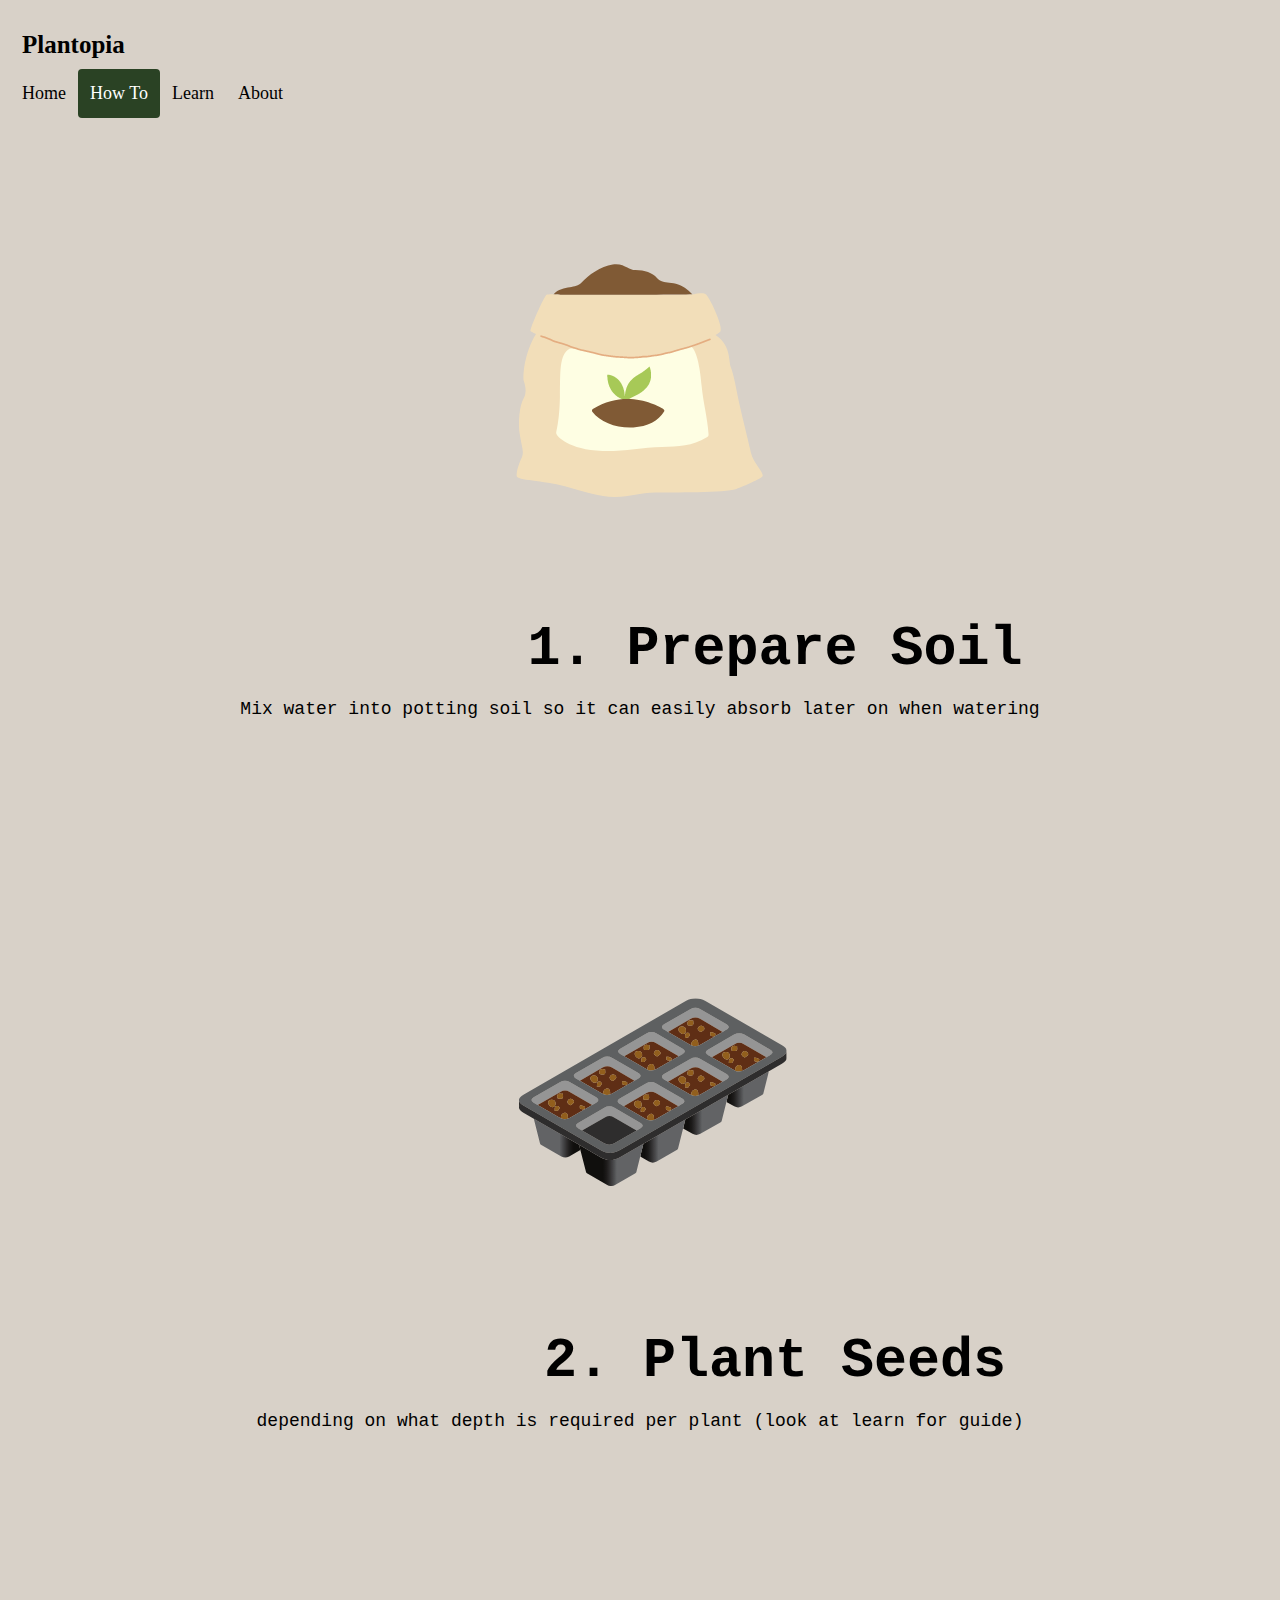
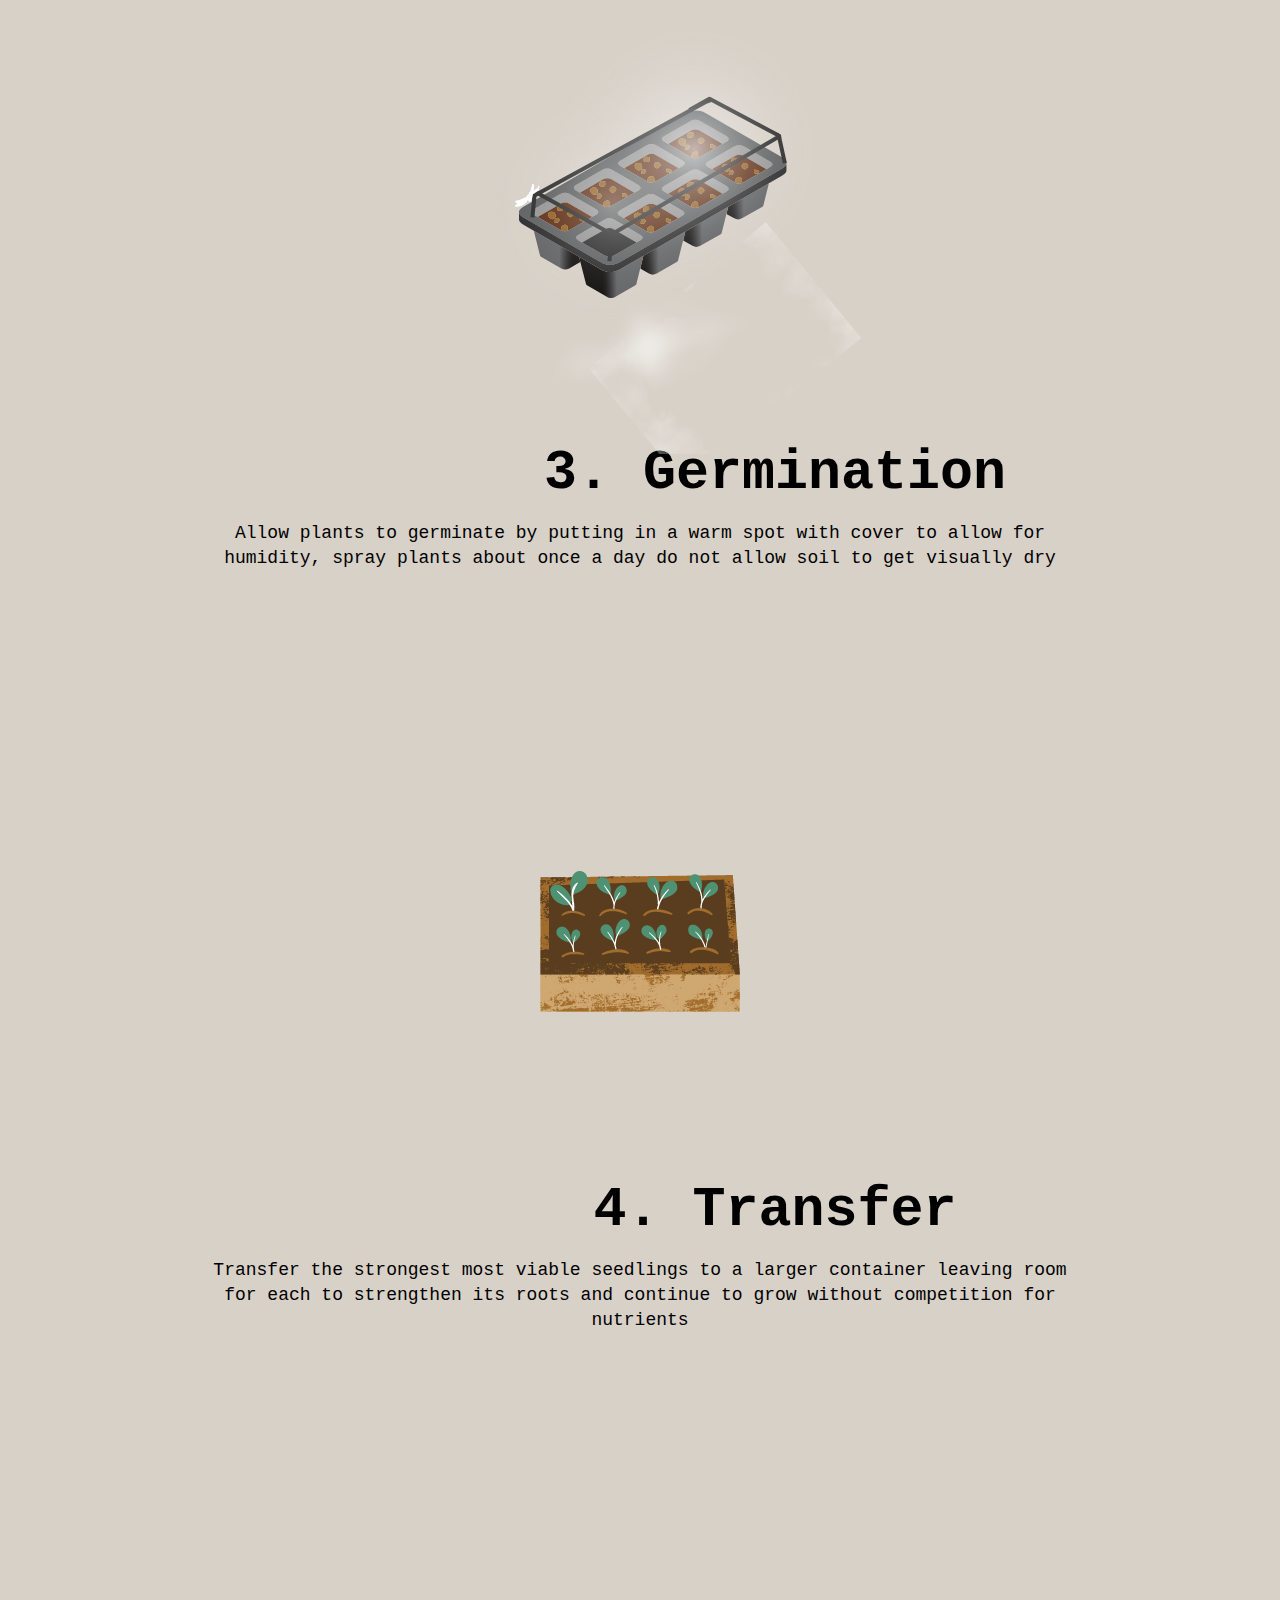
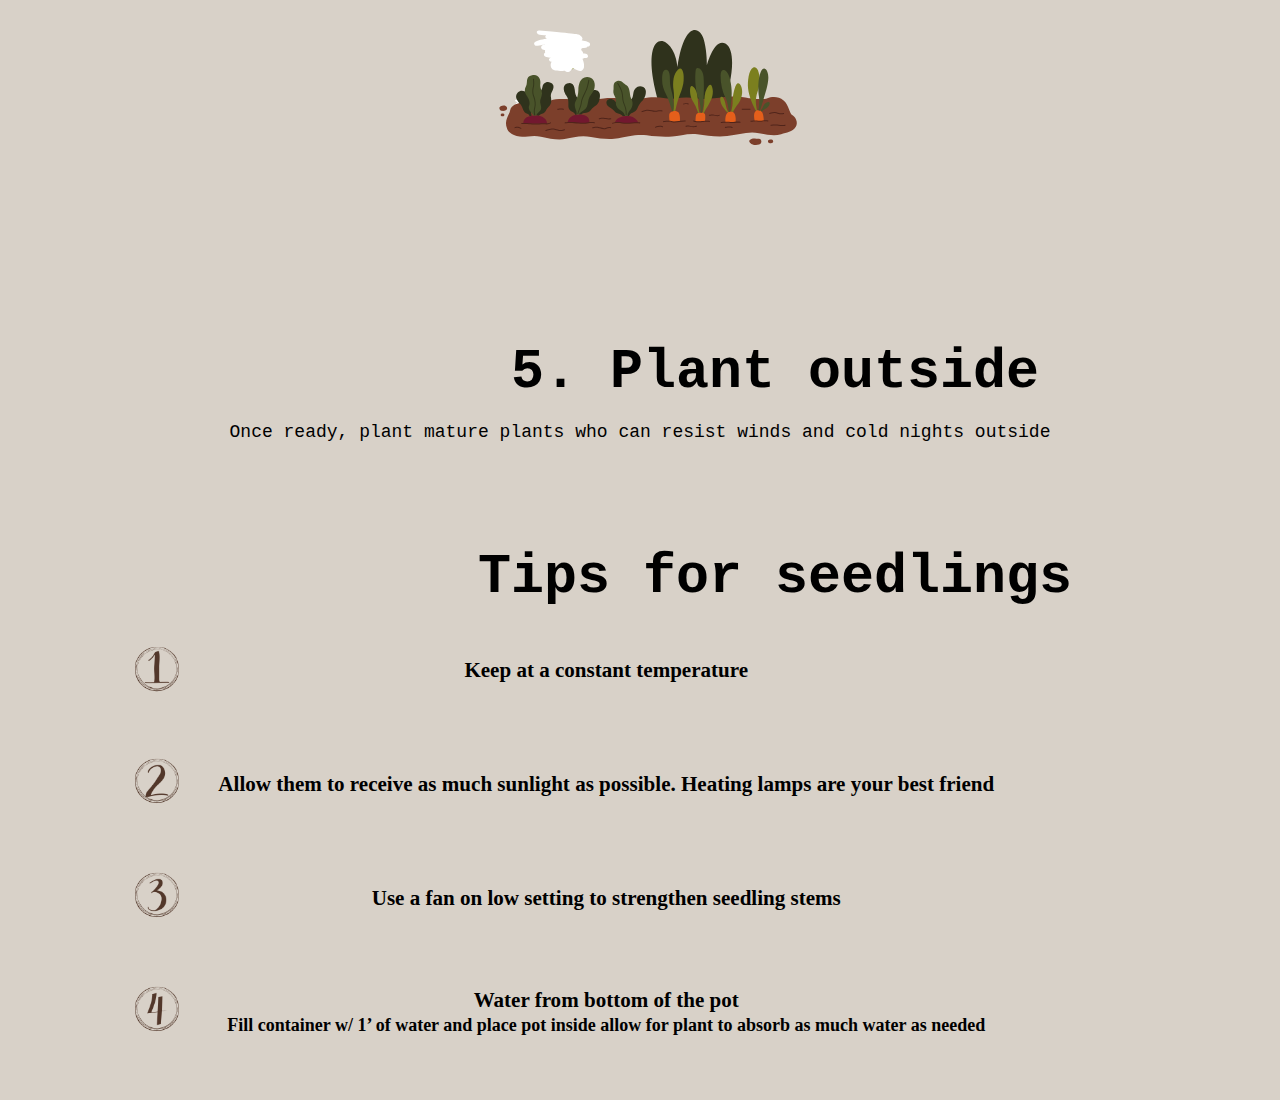
<file: how.html>
<!doctype html>
<html>
<head>
<meta charset="utf-8">
<title>How to</title>
</head>
	<link rel="stylesheet" href="home.css">

	<div class="header">
  <a href="#default" class="logo">Plantopia</a>
  <div class="header-right">
    <a href="index.html">Home</a>
    <a class="active" href="how.html">How To</a>
	  <a href="learn.html">Learn</a>
    <a href="about.html">About</a>
	  <a href="gallery.html>Gallery</a>
  </div>
</div>
	
<body>
	
	<table width="1200" border="0">
  <tbody>
    <tr>
      <td>&nbsp;
		<img src="How/images/Soil Step 1.png">
		</td>
		
      <td>&nbsp;
		<h1>1. Prepare Soil</h1>
		  <p>Mix water into potting soil so it can easily absorb later on when watering
</p>
		</td>
		
		
    </tr>
    <tr>
      <td>&nbsp;
		<img src="How/images/Plant Step 2.png">
		</td>
		
      <td>&nbsp;
		<h1> 2. Plant Seeds</h1>
		  <p>depending on what depth is required per plant (look at learn for guide)</p>
		</td>
    </tr>
	  
    <tr>
      <td>&nbsp;
		<img src="How/images/Germination Step 3.png">
		</td>
		
      <td>&nbsp;
		<h1>3. Germination</h1>
		  <p>Allow plants to germinate by putting in a warm spot with cover to allow for humidity, spray plants about once a day do not allow soil to get visually dry
</p>
		</td>
    </tr>
	  
    <tr>
      <td>&nbsp;
		<img src="How/images/Transfer Step 4.png">
		</td>
		
      <td>&nbsp;
		<h1> 4. Transfer</h1>
		  <p>Transfer the strongest most viable seedlings to a larger container leaving room for each to strengthen its roots and continue to grow without competition for nutrients
</p>
		</td>
    </tr>
	  
    <tr>
      <td>&nbsp;
		<img src="How/images/Outside Step 5.png">
		</td>
		
      <td>&nbsp;
		  <h1> 5. Plant outside</h1>
		<p>Once ready, plant mature plants who can resist winds and cold nights outside </p>
		</td>
    </tr>
  </tbody>
</table>
	
	
	<h1> Tips for seedlings</h1>
	
	<table width="1000" border="0">
  <tbody>
    <tr>
      <td>&nbsp;
		  <div class="NUM">
		<img src="How/images/1.png">
			  </div>
		</td>
		
      <td>&nbsp;
		<h3>Keep at a constant temperature</h3>
		</td>
    </tr>
	  
    <tr>
      <td>&nbsp;
		  <div class="NUM">
		<img src="How/images/2.png">
		  </div>
		</td>
		
      <td>&nbsp;
		<h3> Allow them to receive as much sunlight as possible. Heating lamps are your best friend
</h3>
		</td>
    </tr>
	  
    <tr>
      <td>&nbsp;
		  <div class="NUM">
		<img src="How/images/3.png">
		  </div>
		</td>
		
      <td>&nbsp;
		<h3> Use a fan on low setting to strengthen seedling stems</h3>
		</td>
    </tr>
	  
    <tr>
      <td>&nbsp;
		  <div class="NUM">
		<img src="How/images/4.png">
			  </div>
		</td>
		
      <td>&nbsp;
		<h3>Water from bottom of the pot</h3>
		  <h4>Fill container w/ 1’ of water and place pot inside allow for plant to absorb as much water as needed</h4>
		</td>
    </tr>
  </tbody>
</table>


	
</body>
</html>
</file>
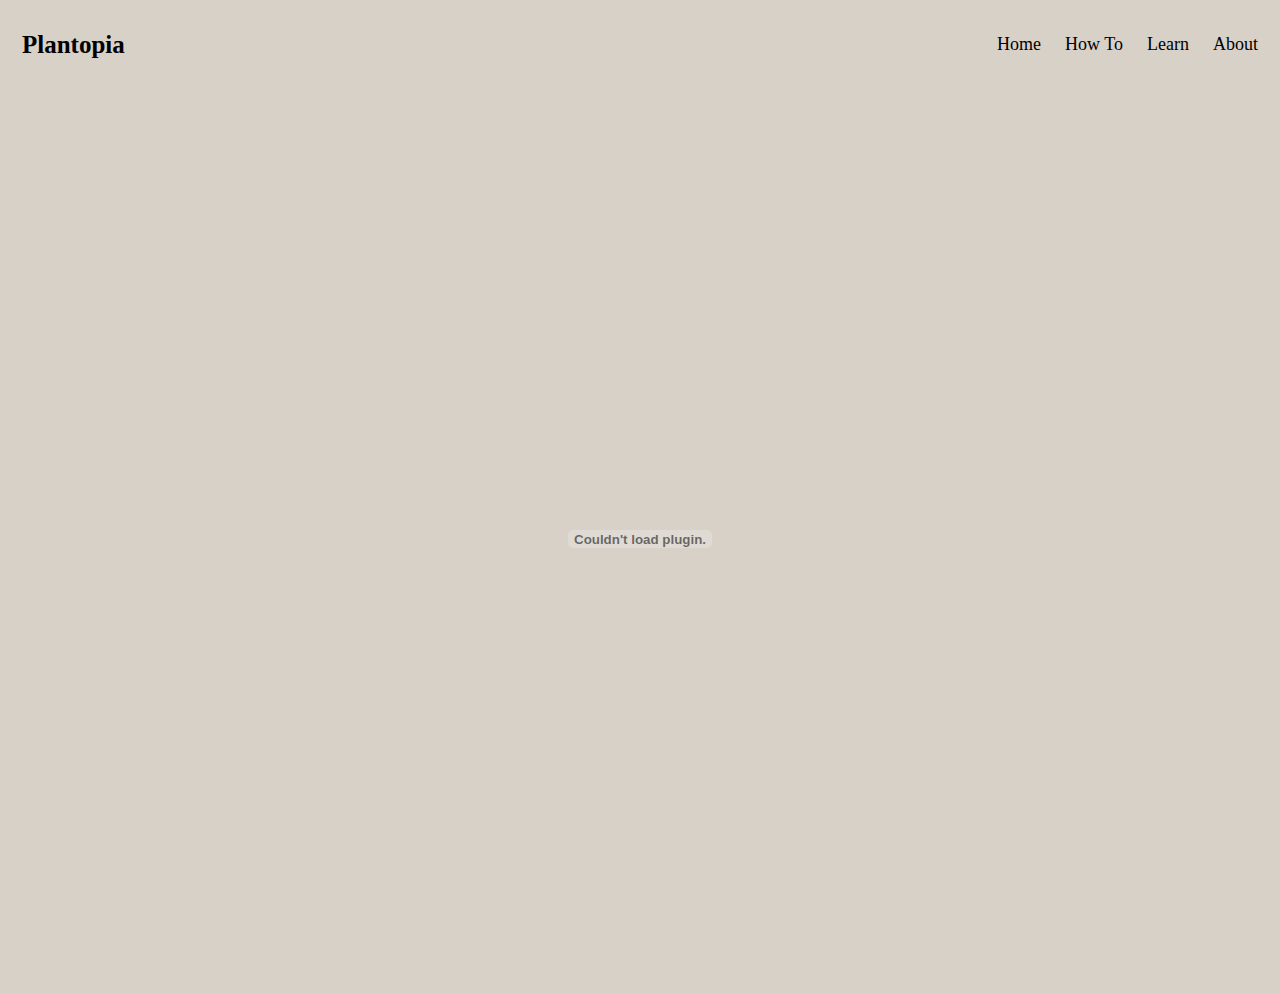
<file: research.html>
<!doctype html>
<html>
<head>
<meta charset="utf-8">
<title>Research</title>
</head>
<link rel="stylesheet" href="home.css">
	
<div class="header">
	<a href="#default" class="logo">Plantopia</a>
  <div class="header-right">
    <a href="home.html">Home</a>
    <a href="how.html">How To</a>
	  <a href="learn.html">Learn</a>
    <a href="about.html">About</a>
  </div>
	</div>

<body>
	<object class="pdf" 
            data=
"Images/Copy of Senior Research Paper 3.0.pdf"
            width="800"
            height="500">
    </object>

</body>
</html>
</file>
<file: home.css>
@charset "utf-8";
/* CSS Document */
*{
	margin: 0;
	padding: 0;
	font-family: 'Alfa Slab One', cursive;
}

hr{
	position: relative;
            top: 20px;
            border: none;
            height: 12px;
            background: #261313;
            margin-bottom: 50px;
			border-radius: 15px;
}
body{
	
	background-color: #D8D1C8;

}

img{
	align-content: center;
	transition: transform 1.5s;
	position: sticky;
	top: 0px;
	border-radius: 15px;
	box-shadow: rgba(228,221,221, 0.50) 10%;
}

img:hover{
	transform: translateY(-20px);	
}

@font-face {
  font-family: Consolas, "Andale Mono", "Lucida Console", "Lucida Sans Typewriter", Monaco, "Courier New", "monospace";
  src: url(sansation_light.woff);
}

.PL img{
	opacity: 40%;
}

.Me img{
	width: 550px;
	height: 450px;
	border-radius: 5%;
}

.DV p{
	padding: 35px;
}

.IA img{
	width: 80px;
	height: 80px;
}

.EN img{
	box-shadow: 2px 20px #B3ACA7;
}

h1{
	font-family: Consolas, "Andale Mono", "Lucida Console", "Lucida Sans Typewriter", Monaco, "Courier New", "monospace";
		padding-left: 270px;
	font-size: 55px;
	animation-name: slideInLeft;
	animation-duration: 2s;
	animation-timing-function: ease-in;
	animation-delay: 2s;
	animation-iteration-count: 1;
	animation-direction: normal;
	animation-fill-mode: none;
}



h2{
	font-family: Consolas, "Andale Mono", "Lucida Console", "Lucida Sans Typewriter", Monaco, "Courier New", "monospace";
		padding-left: 270px;
	padding-top: 80px;
	
}

p{
	font-family: Consolas, "Andale Mono", "Lucida Console", "Lucida Sans Typewriter", Monaco, "Courier New", "monospace";
	align-content: center;
	font-size: 18px;
	padding-top: 35px;
	padding-left: 180px;
	padding-right: 180px;
	padding-bottom: 120px;
}

.PP{
	padding: 0px;
	align: center;
}
*{
	margin: 0;
	padding: 0;
	font-family: 'Alfa Slab One', cursive;
}

table{
	padding: 10px;
	border-color: #473524;
	border-radius: 5%;
}
footer{
	position: absolute;
	font-size: .70em;
	font-style: italic;
	color: beige;
	padding: 10px;
	margin-left: 150px;
	background-color: #3B2310;
	top: 486px;
	width: 874px;
}

.btn{
	
	font-size: 2rem;
	font-weight: 700;
	padding: 0.5em 1em;
	color: #8B978B;
	background-color: #354138;
	border: 10px solid;
	border-radius: 5px;
	border-color: #253523;

	transition: transform 0.3s;
	 
}

.btn:hover{
	transform: translateY(-10px);
	texr-align: center;
}

.Lg img{
	font-size: 2rem;
	font-weight: 700;
	padding: 0.5em 1em;
	color: #8B978B;
	
	transition: transform 1.5s;
	
}

.Lg:hover{
	
	transform: translateY(-20px);	
}

ul{
	list-style-type: none;
}

.header {
  overflow: hidden;
  background-color: #D8D1C8;
  padding: 20px 10px;
}

.header a {
  float: left;
  color: black;
  text-align: center;
  padding: 12px;
  text-decoration: none;
  font-size: 18px;
  line-height: 25px;
  border-radius: 4px;
}

.header a.logo {
  font-size: 25px;
  font-weight: bold;
}

.header a:hover {
  background-color: #EFDFCB;
  color: black;
}


.header a.active {
  background-color: #2A4224;
  color: white;
}


.header-right {
  float: right;
}


@media screen and (max-width: 500px) {
  .header a {
    float: none;
    display: block;
    text-align: left;
  }
  .header-right {
    float: none;
  }
}

.DI img{
	width: 300px;
	height: 300px;
	align-content: center;
}

.CN {
	
	display:flex;
	justify-content: center;
}

.NUM img{
	width: 80px;
	height: 80px;
	
	padding-left: 80px;
}


@keyframes slideInLeft{
	from{
		transform: translateX(-50px);
	}
	
	to{
		transform: translateX(0);
	}
}

.TT table{ 
	padding: 15px;
	background-color: #5A6757;
	border: 10px solid;
	border-radius: 25px;
	border-color: #253523;
		
}

a{
	text-decoration: none;
	color: #F5E1E2;
}

  .pdf {
        width: 100%;
        aspect-ratio: 4 / 3;
    }

    .pdf,
    html,
    body {
        height: 100%;
        margin: 0;
        padding: 0;
    }
</file>
